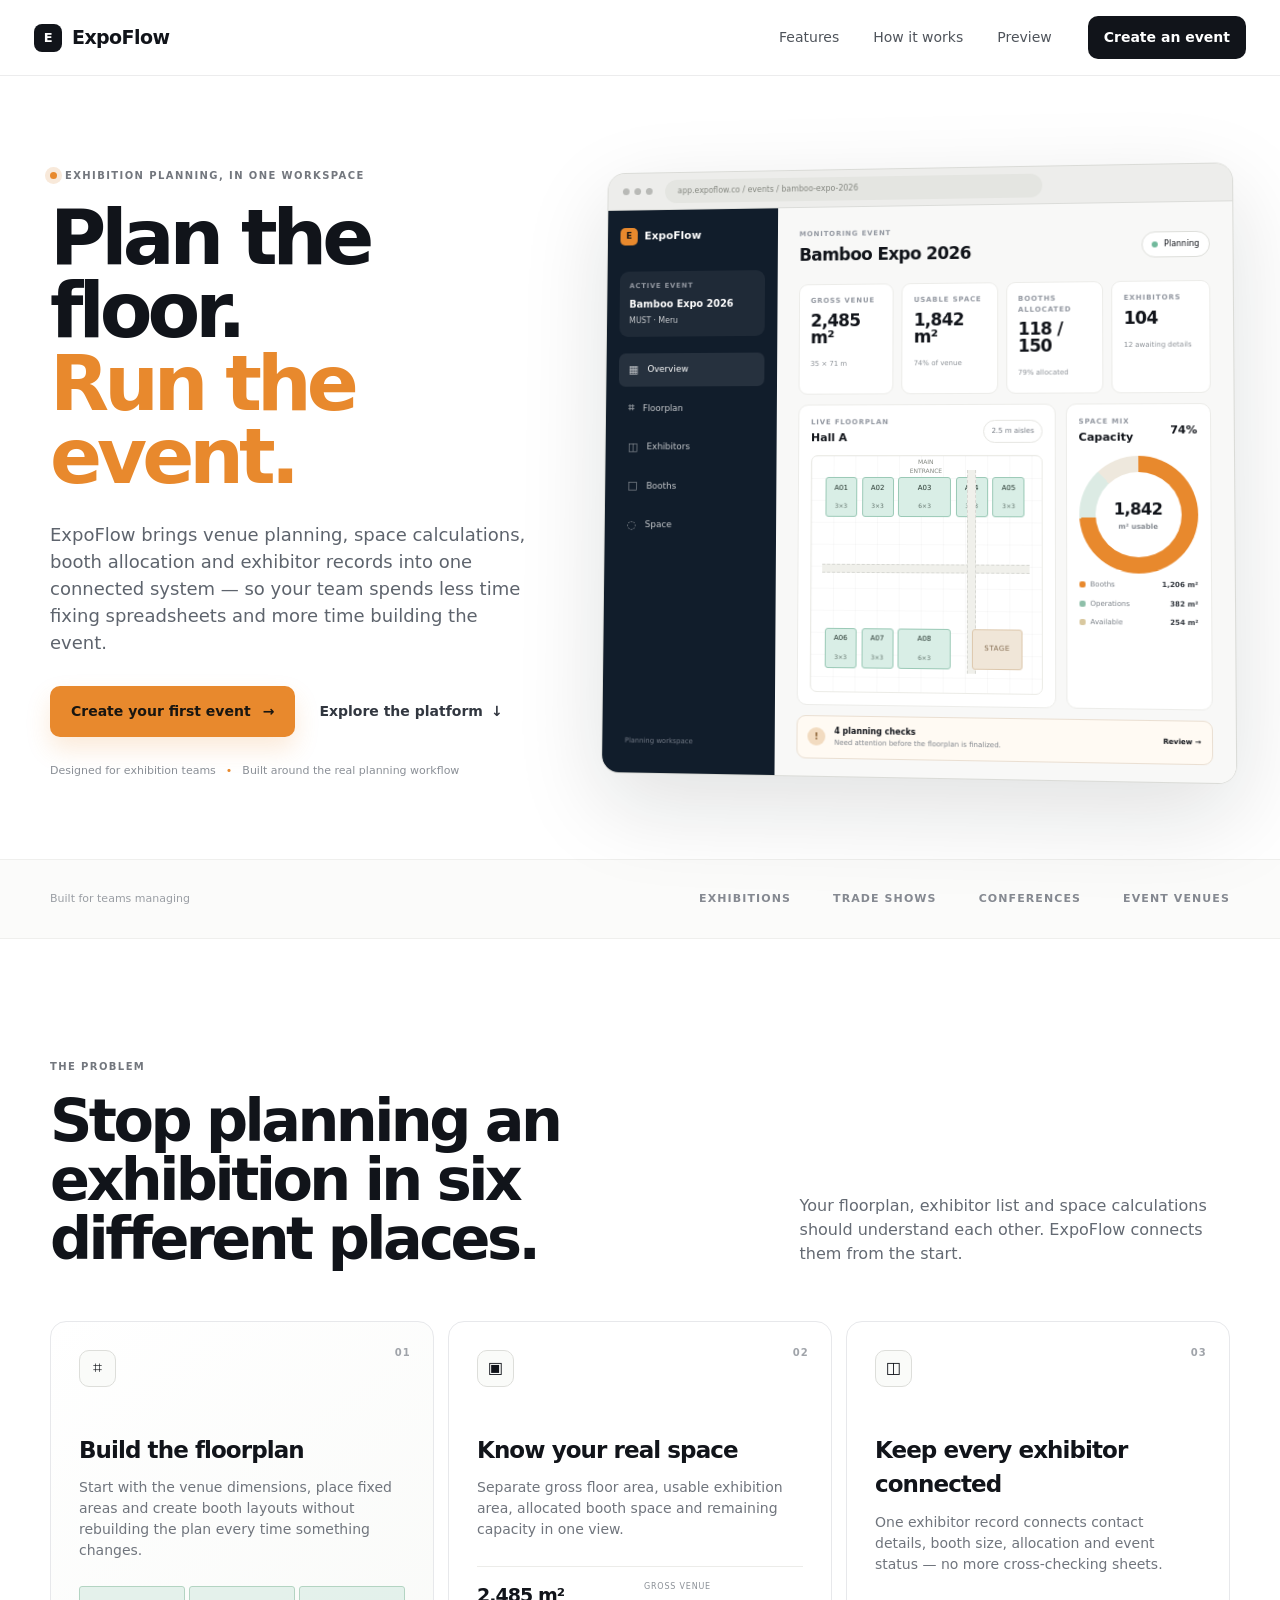
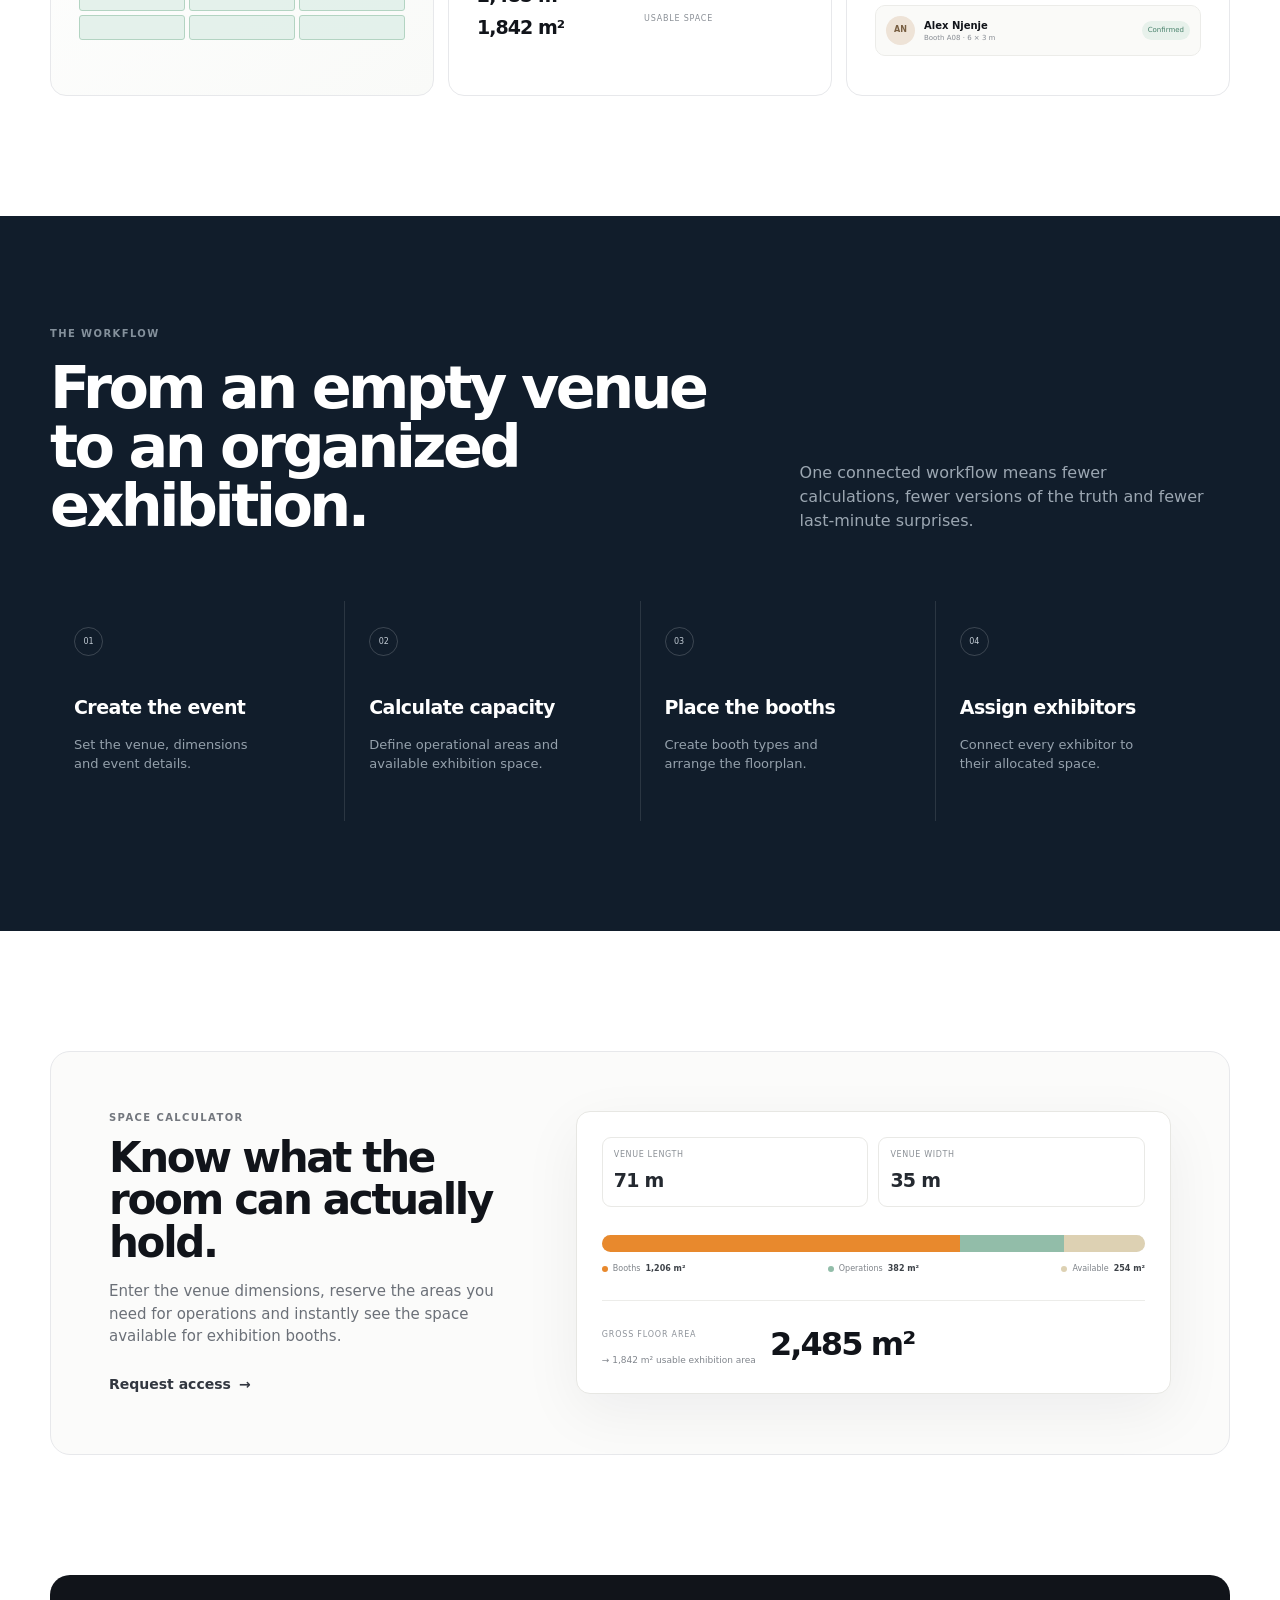
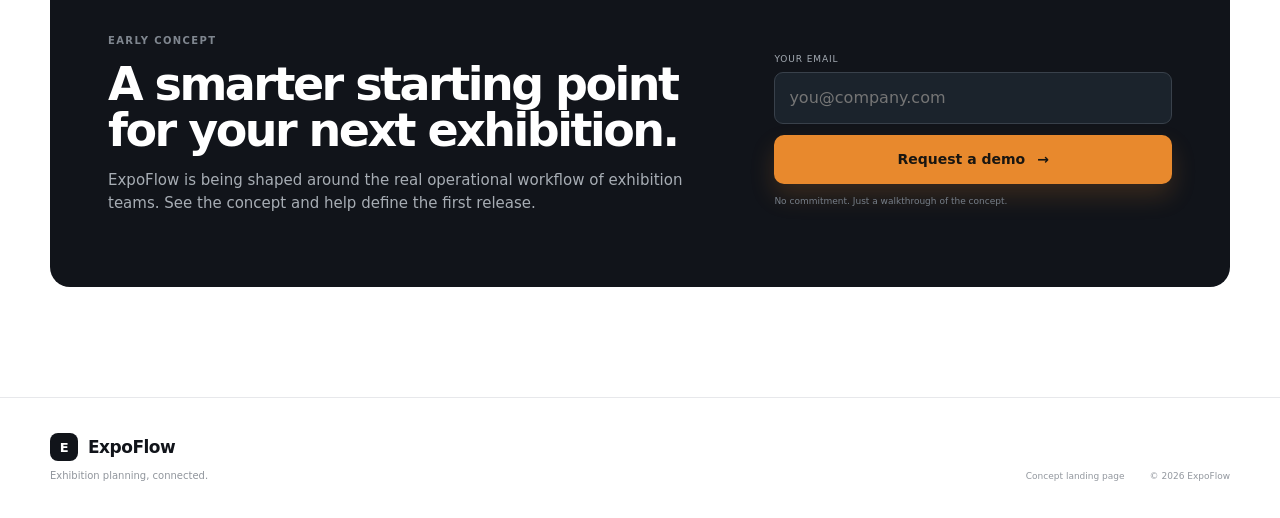
<file: index.html>
<!DOCTYPE html>
<html lang="en">
<head>
  <meta charset="UTF-8" />
  <meta name="viewport" content="width=device-width, initial-scale=1.0" />
  <meta name="description" content="ExpoFlow helps exhibition teams plan venues, calculate usable space, manage exhibitors and build smarter floorplans from one workspace." />
  <title>ExpoFlow — Plan the floor. Run the event.</title>
  <link rel="stylesheet" href="styles.css" />
</head>
<body>
  <header class="site-header">
    <a href="#top" class="brand" aria-label="ExpoFlow home">
      <span class="brand-mark">E</span>
      <span>ExpoFlow</span>
    </a>
    <nav class="desktop-nav" aria-label="Main navigation">
      <a href="#features">Features</a>
      <a href="#workflow">How it works</a>
      <a href="#preview">Preview</a>
    </nav>
    <a href="app/event-creation.html" class="button button-small button-dark">Create an event</a>
  </header>

  <main id="top">
    <section class="hero section-shell">
      <div class="hero-copy">
        <div class="eyebrow"><span class="eyebrow-dot"></span> Exhibition planning, in one workspace</div>
        <h1>Plan the floor.<br /><span>Run the event.</span></h1>
        <p class="hero-text">
          ExpoFlow brings venue planning, space calculations, booth allocation and exhibitor records into one connected system — so your team spends less time fixing spreadsheets and more time building the event.
        </p>
        <div class="hero-actions">
          <a href="app/event-creation.html" class="button button-primary">Create your first event <span>→</span></a>
          <a href="#features" class="text-link">Explore the platform <span>↓</span></a>
        </div>
        <div class="hero-note">
          <span>Designed for exhibition teams</span>
          <span class="note-separator">•</span>
          <span>Built around the real planning workflow</span>
        </div>
      </div>

      <div class="hero-visual" id="preview" aria-label="ExpoFlow platform preview">
        <div class="browser-frame">
          <div class="browser-topbar">
            <div class="window-dots"><i></i><i></i><i></i></div>
            <div class="browser-address">app.expoflow.co / events / bamboo-expo-2026</div>
            <div class="browser-spacer"></div>
          </div>
          <div class="app-shell">
            <aside class="app-sidebar">
              <div class="mini-logo"><span>E</span> ExpoFlow</div>
              <div class="sidebar-event">
                <small>ACTIVE EVENT</small>
                <strong>Bamboo Expo 2026</strong>
                <span>MUST · Meru</span>
              </div>
              <nav class="app-nav">
                <a class="active" href="#preview"><b>▦</b> Overview</a>
                <a href="#features"><b>⌗</b> Floorplan</a>
                <a href="#features"><b>◫</b> Exhibitors</a>
                <a href="#features"><b>□</b> Booths</a>
                <a href="#features"><b>◌</b> Space</a>
              </nav>
              <div class="sidebar-foot">Planning workspace</div>
            </aside>

            <section class="app-content">
              <div class="app-header-row">
                <div>
                  <small>MONITORING EVENT</small>
                  <h3>Bamboo Expo 2026</h3>
                </div>
                <div class="status-chip"><span></span> Planning</div>
              </div>

              <div class="stat-grid">
                <div class="app-stat"><small>Gross venue</small><strong>2,485 m²</strong><em>35 × 71 m</em></div>
                <div class="app-stat"><small>Usable space</small><strong>1,842 m²</strong><em>74% of venue</em></div>
                <div class="app-stat"><small>Booths allocated</small><strong>118 / 150</strong><em>79% allocated</em></div>
                <div class="app-stat"><small>Exhibitors</small><strong>104</strong><em>12 awaiting details</em></div>
              </div>

              <div class="dashboard-row">
                <div class="floor-card">
                  <div class="card-title-row">
                    <div><small>LIVE FLOORPLAN</small><h4>Hall A</h4></div>
                    <span class="tiny-pill">2.5 m aisles</span>
                  </div>
                  <div class="floor-map">
                    <div class="map-label entrance">MAIN ENTRANCE</div>
                    <div class="booth b1">A01<br /><span>3×3</span></div>
                    <div class="booth b2">A02<br /><span>3×3</span></div>
                    <div class="booth b3">A03<br /><span>6×3</span></div>
                    <div class="booth b4">A04<br /><span>3×3</span></div>
                    <div class="booth b5">A05<br /><span>3×3</span></div>
                    <div class="booth b6">A06<br /><span>3×3</span></div>
                    <div class="booth b7">A07<br /><span>3×3</span></div>
                    <div class="booth b8">A08<br /><span>6×3</span></div>
                    <div class="aisle aisle-h"></div>
                    <div class="aisle aisle-v"></div>
                    <div class="stage-zone">STAGE</div>
                  </div>
                </div>
                <div class="side-card">
                  <div class="card-title-row"><div><small>SPACE MIX</small><h4>Capacity</h4></div><span class="chart-number">74%</span></div>
                  <div class="donut-wrap"><div class="donut"><div>1,842<small>m² usable</small></div></div></div>
                  <div class="legend"><span><i class="l1"></i> Booths <b>1,206 m²</b></span><span><i class="l2"></i> Operations <b>382 m²</b></span><span><i class="l3"></i> Available <b>254 m²</b></span></div>
                </div>
              </div>

              <div class="attention-row">
                <div class="attention-icon">!</div>
                <div><strong>4 planning checks</strong><span>Need attention before the floorplan is finalized.</span></div>
                <a href="#features">Review →</a>
              </div>
            </section>
          </div>
        </div>
      </div>
    </section>

    <section class="trust-strip">
      <div class="section-shell trust-inner">
        <span>Built for teams managing</span>
        <div><b>EXHIBITIONS</b><b>TRADE SHOWS</b><b>CONFERENCES</b><b>EVENT VENUES</b></div>
      </div>
    </section>

    <section class="section-shell intro-section" id="features">
      <div class="section-kicker">THE PROBLEM</div>
      <div class="split-heading">
        <h2>Stop planning an exhibition in six different places.</h2>
        <p>Your floorplan, exhibitor list and space calculations should understand each other. ExpoFlow connects them from the start.</p>
      </div>
      <div class="feature-grid">
        <article class="feature-card featured-card">
          <div class="feature-index">01</div>
          <div class="feature-icon grid-icon">⌗</div>
          <h3>Build the floorplan</h3>
          <p>Start with the venue dimensions, place fixed areas and create booth layouts without rebuilding the plan every time something changes.</p>
          <div class="feature-mini-map"><span></span><span></span><span></span><span></span><span></span><span></span></div>
        </article>
        <article class="feature-card">
          <div class="feature-index">02</div>
          <div class="feature-icon">▣</div>
          <h3>Know your real space</h3>
          <p>Separate gross floor area, usable exhibition area, allocated booth space and remaining capacity in one view.</p>
          <div class="metric-pair"><strong>2,485 m²</strong><span>gross venue</span><strong>1,842 m²</strong><span>usable space</span></div>
        </article>
        <article class="feature-card">
          <div class="feature-index">03</div>
          <div class="feature-icon">◫</div>
          <h3>Keep every exhibitor connected</h3>
          <p>One exhibitor record connects contact details, booth size, allocation and event status — no more cross-checking sheets.</p>
          <div class="profile-row"><div class="avatar">AN</div><div><strong>Alex Njenje</strong><span>Booth A08 · 6 × 3 m</span></div><em>Confirmed</em></div>
        </article>
      </div>
    </section>

    <section class="dark-section" id="workflow">
      <div class="section-shell workflow-section">
        <div class="section-kicker light">THE WORKFLOW</div>
        <div class="split-heading light-heading">
          <h2>From an empty venue to an organized exhibition.</h2>
          <p>One connected workflow means fewer calculations, fewer versions of the truth and fewer last-minute surprises.</p>
        </div>
        <div class="workflow-line">
          <div class="workflow-step"><span>01</span><h3>Create the event</h3><p>Set the venue, dimensions and event details.</p></div>
          <div class="workflow-step"><span>02</span><h3>Calculate capacity</h3><p>Define operational areas and available exhibition space.</p></div>
          <div class="workflow-step"><span>03</span><h3>Place the booths</h3><p>Create booth types and arrange the floorplan.</p></div>
          <div class="workflow-step"><span>04</span><h3>Assign exhibitors</h3><p>Connect every exhibitor to their allocated space.</p></div>
        </div>
      </div>
    </section>

    <section class="section-shell calculator-section">
      <div class="calculator-card">
        <div class="calculator-copy">
          <div class="section-kicker">SPACE CALCULATOR</div>
          <h2>Know what the room can actually hold.</h2>
          <p>Enter the venue dimensions, reserve the areas you need for operations and instantly see the space available for exhibition booths.</p>
          <a href="#demo" class="text-link">Request access <span>→</span></a>
        </div>
        <div class="calculator-ui">
          <div class="calc-input-row"><label>Venue length <strong>71 m</strong></label><label>Venue width <strong>35 m</strong></label></div>
          <div class="calc-bar"><span class="bar-used"></span><span class="bar-ops"></span><span class="bar-free"></span></div>
          <div class="calc-legend"><span><i class="dot used"></i> Booths <b>1,206 m²</b></span><span><i class="dot ops"></i> Operations <b>382 m²</b></span><span><i class="dot free"></i> Available <b>254 m²</b></span></div>
          <div class="calc-total"><small>GROSS FLOOR AREA</small><strong>2,485 m²</strong><em>→ 1,842 m² usable exhibition area</em></div>
        </div>
      </div>
    </section>

    <section class="section-shell cta-section" id="demo">
      <div class="cta-card">
        <div>
          <div class="section-kicker">EARLY CONCEPT</div>
          <h2>A smarter starting point for your next exhibition.</h2>
          <p>ExpoFlow is being shaped around the real operational workflow of exhibition teams. See the concept and help define the first release.</p>
        </div>
        <form class="demo-form" id="demoForm">
          <label><span>Your email</span><input type="email" id="email" placeholder="you@company.com" required /></label>
          <button type="submit" class="button button-primary">Request a demo <span>→</span></button>
          <small id="formMessage">No commitment. Just a walkthrough of the concept.</small>
        </form>
      </div>
    </section>
  </main>

  <footer class="site-footer">
    <div class="section-shell footer-inner">
      <div><a href="#top" class="brand footer-brand"><span class="brand-mark">E</span><span>ExpoFlow</span></a><p>Exhibition planning, connected.</p></div>
      <div class="footer-meta"><span>Concept landing page</span><span>© <span id="year"></span> ExpoFlow</span></div>
    </div>
  </footer>

  <script src="script.js"></script>
</body>
</html>
</file>
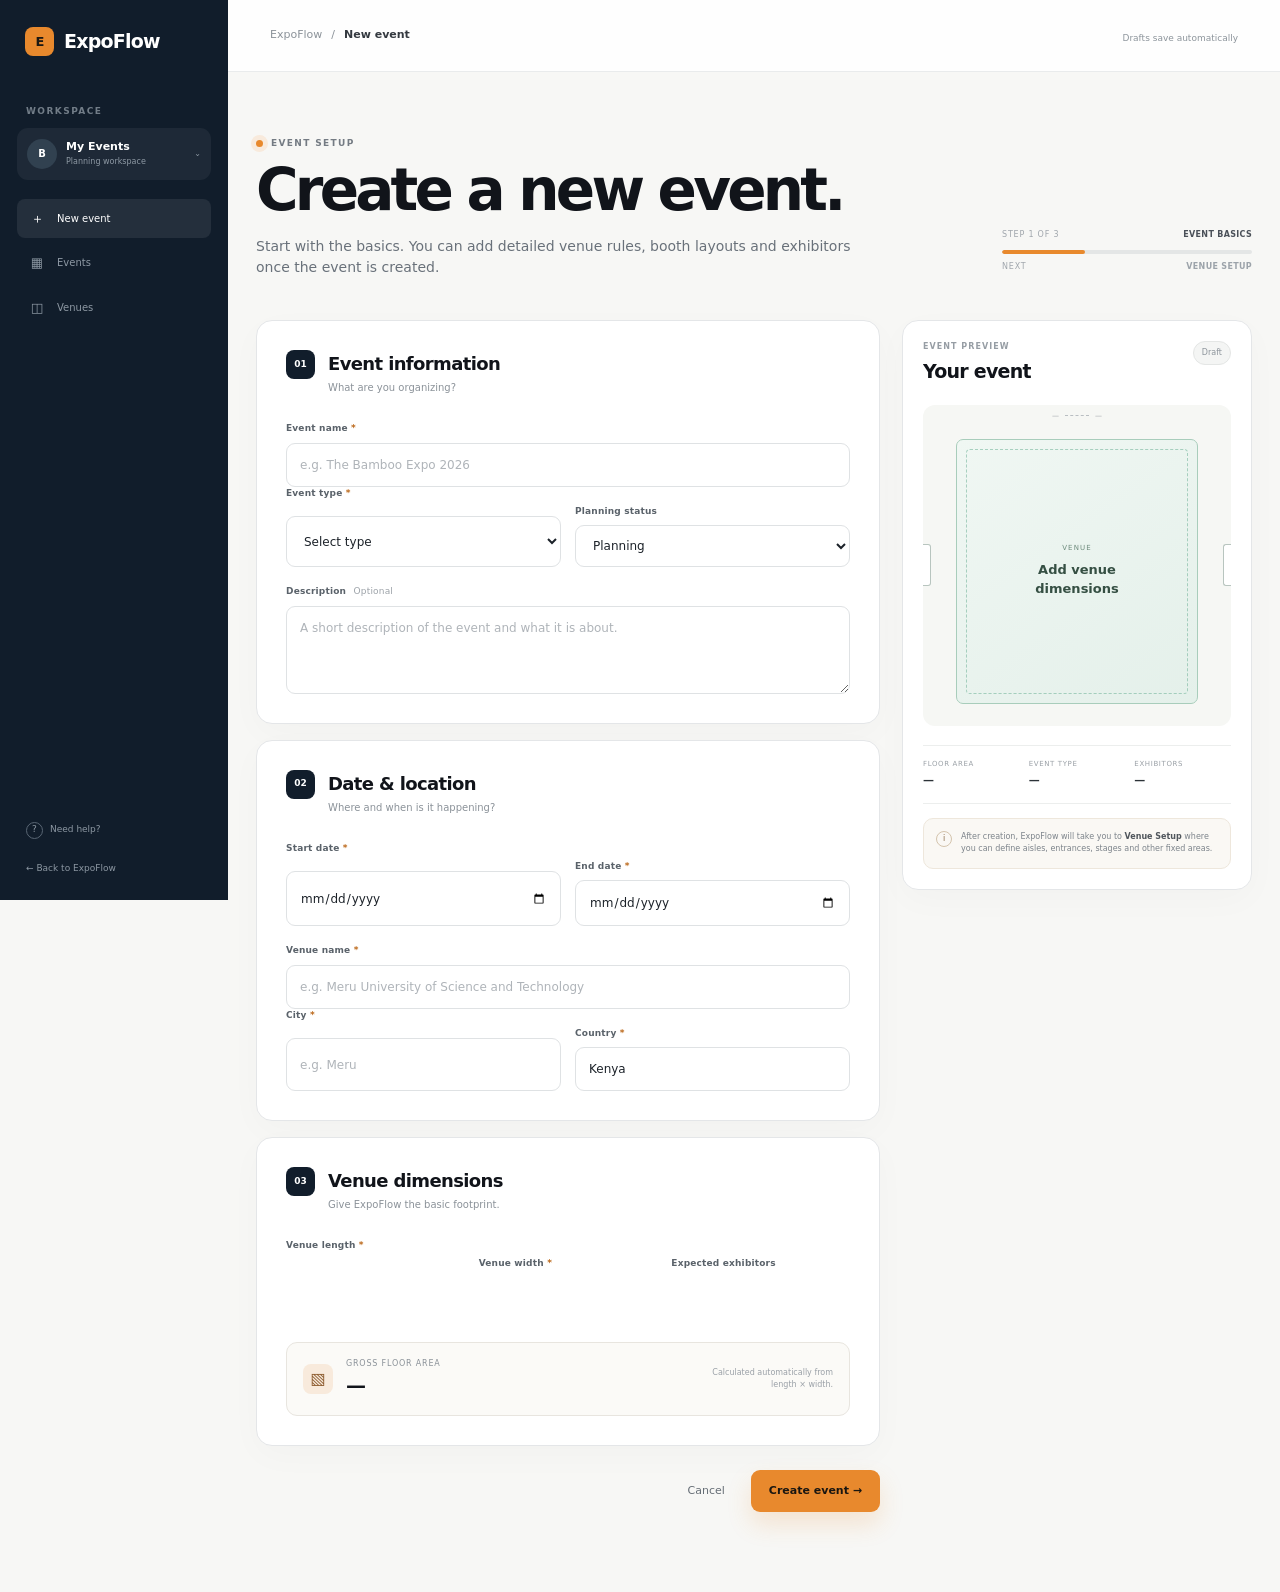
<file: app/event-creation.html>
<!DOCTYPE html>
<html lang="en">
<head>
  <meta charset="UTF-8" />
  <meta name="viewport" content="width=device-width, initial-scale=1.0" />
  <meta name="description" content="Create a new ExpoFlow exhibition project." />
  <title>Create Event — ExpoFlow</title>
  <link rel="stylesheet" href="event-creation.css" />
</head>
<body>
  <div class="app-layout">
    <aside class="sidebar">
      <a class="brand" href="../index.html" aria-label="ExpoFlow home">
        <span class="brand-mark">E</span>
        <span>ExpoFlow</span>
      </a>

      <div class="workspace-label">WORKSPACE</div>
      <div class="workspace-card">
        <div class="workspace-avatar">B</div>
        <div>
          <strong>My Events</strong>
          <span>Planning workspace</span>
        </div>
        <span class="chevron">⌄</span>
      </div>

      <nav class="side-nav" aria-label="Application navigation">
        <a class="nav-item active" href="event-creation.html"><span class="nav-icon">＋</span> New event</a>
        <a class="nav-item muted" href="#"><span class="nav-icon">▦</span> Events</a>
        <a class="nav-item muted" href="#"><span class="nav-icon">◫</span> Venues</a>
      </nav>

      <div class="sidebar-bottom">
        <a class="support-link" href="../index.html#demo"><span>?</span> Need help?</a>
        <a class="back-home" href="../index.html">← Back to ExpoFlow</a>
      </div>
    </aside>

    <main class="main-content">
      <header class="topbar">
        <div class="breadcrumb"><a href="../index.html">ExpoFlow</a><span>/</span><strong>New event</strong></div>
        <div class="topbar-actions"><span class="autosave">Drafts save automatically</span></div>
      </header>

      <div class="page-shell">
        <section class="page-intro">
          <div>
            <div class="eyebrow"><span class="eyebrow-dot"></span> EVENT SETUP</div>
            <h1>Create a new event.</h1>
            <p>Start with the basics. You can add detailed venue rules, booth layouts and exhibitors once the event is created.</p>
          </div>
          <div class="step-progress" aria-label="Event creation progress">
            <div class="progress-label"><span>Step 1 of 3</span><strong>Event basics</strong></div>
            <div class="progress-track"><span></span></div>
            <div class="progress-label muted"><span>Next</span><strong>Venue setup</strong></div>
          </div>
        </section>

        <section class="creation-grid">
          <div class="form-column">
            <form id="eventForm" novalidate>
              <section class="form-card">
                <div class="card-heading">
                  <div class="card-number">01</div>
                  <div><h2>Event information</h2><p>What are you organizing?</p></div>
                </div>

                <div class="field-group">
                  <label for="eventName">Event name <span>*</span></label>
                  <input id="eventName" name="eventName" type="text" placeholder="e.g. The Bamboo Expo 2026" autocomplete="off" required />
                </div>

                <div class="two-col">
                  <div class="field-group">
                    <label for="eventType">Event type <span>*</span></label>
                    <select id="eventType" name="eventType" required>
                      <option value="" selected disabled>Select type</option>
                      <option>Exhibition</option>
                      <option>Trade Show</option>
                      <option>Expo</option>
                      <option>Conference</option>
                      <option>Fair</option>
                      <option>Other</option>
                    </select>
                  </div>
                  <div class="field-group">
                    <label for="eventStatus">Planning status</label>
                    <select id="eventStatus" name="eventStatus">
                      <option selected>Planning</option>
                      <option>Confirmed</option>
                      <option>Draft</option>
                    </select>
                  </div>
                </div>

                <div class="field-group">
                  <label for="description">Description <span class="optional">Optional</span></label>
                  <textarea id="description" name="description" rows="3" placeholder="A short description of the event and what it is about."></textarea>
                </div>
              </section>

              <section class="form-card">
                <div class="card-heading">
                  <div class="card-number">02</div>
                  <div><h2>Date & location</h2><p>Where and when is it happening?</p></div>
                </div>

                <div class="two-col">
                  <div class="field-group">
                    <label for="startDate">Start date <span>*</span></label>
                    <input id="startDate" name="startDate" type="date" required />
                  </div>
                  <div class="field-group">
                    <label for="endDate">End date <span>*</span></label>
                    <input id="endDate" name="endDate" type="date" required />
                  </div>
                </div>

                <div class="field-group">
                  <label for="venueName">Venue name <span>*</span></label>
                  <input id="venueName" name="venueName" type="text" placeholder="e.g. Meru University of Science and Technology" required />
                </div>

                <div class="two-col">
                  <div class="field-group">
                    <label for="city">City <span>*</span></label>
                    <input id="city" name="city" type="text" placeholder="e.g. Meru" required />
                  </div>
                  <div class="field-group">
                    <label for="country">Country <span>*</span></label>
                    <input id="country" name="country" type="text" value="Kenya" required />
                  </div>
                </div>
              </section>

              <section class="form-card">
                <div class="card-heading">
                  <div class="card-number">03</div>
                  <div><h2>Venue dimensions</h2><p>Give ExpoFlow the basic footprint.</p></div>
                </div>

                <div class="dimension-grid">
                  <div class="field-group">
                    <label for="length">Venue length <span>*</span></label>
                    <div class="input-with-unit"><input id="length" name="length" type="number" min="0" step="0.1" placeholder="71" required /><span>m</span></div>
                  </div>
                  <div class="field-group">
                    <label for="width">Venue width <span>*</span></label>
                    <div class="input-with-unit"><input id="width" name="width" type="number" min="0" step="0.1" placeholder="35" required /><span>m</span></div>
                  </div>
                  <div class="field-group">
                    <label for="expectedExhibitors">Expected exhibitors</label>
                    <div class="input-with-unit"><input id="expectedExhibitors" name="expectedExhibitors" type="number" min="0" step="1" placeholder="150" /><span>people</span></div>
                  </div>
                </div>

                <div class="area-preview">
                  <div class="area-icon">▧</div>
                  <div>
                    <span>Gross floor area</span>
                    <strong id="grossArea">—</strong>
                  </div>
                  <div class="area-note">Calculated automatically from length × width.</div>
                </div>
              </section>

              <div class="form-actions">
                <a class="secondary-action" href="../index.html">Cancel</a>
                <button class="button-primary" type="submit">Create event <span>→</span></button>
              </div>
            </form>
          </div>

          <aside class="preview-column">
            <div class="preview-card sticky-card">
              <div class="preview-header">
                <div><span class="mini-label">EVENT PREVIEW</span><h3 id="previewName">Your event</h3></div>
                <span class="draft-badge">Draft</span>
              </div>

              <div class="venue-visual">
                <div class="venue-ratio"><span id="ratioWidth">—</span><i></i><span id="ratioLength">—</span></div>
                <div class="venue-room" id="venueRoom"><span>VENUE</span><strong id="previewVenue">Add venue dimensions</strong></div>
                <div class="door-marker left"></div><div class="door-marker right"></div>
              </div>

              <div class="preview-stats">
                <div><span>Floor area</span><strong id="previewArea">—</strong></div>
                <div><span>Event type</span><strong id="previewType">—</strong></div>
                <div><span>Exhibitors</span><strong id="previewExhibitors">—</strong></div>
              </div>

              <div class="preview-callout">
                <span class="callout-icon">i</span>
                <p>After creation, ExpoFlow will take you to <strong>Venue Setup</strong> where you can define aisles, entrances, stages and other fixed areas.</p>
              </div>
            </div>
          </aside>
        </section>
      </div>
    </main>
  </div>

  <div class="toast" id="toast" role="status" aria-live="polite"></div>
  <script src="event-creation.js"></script>
</body>
</html>
</file>
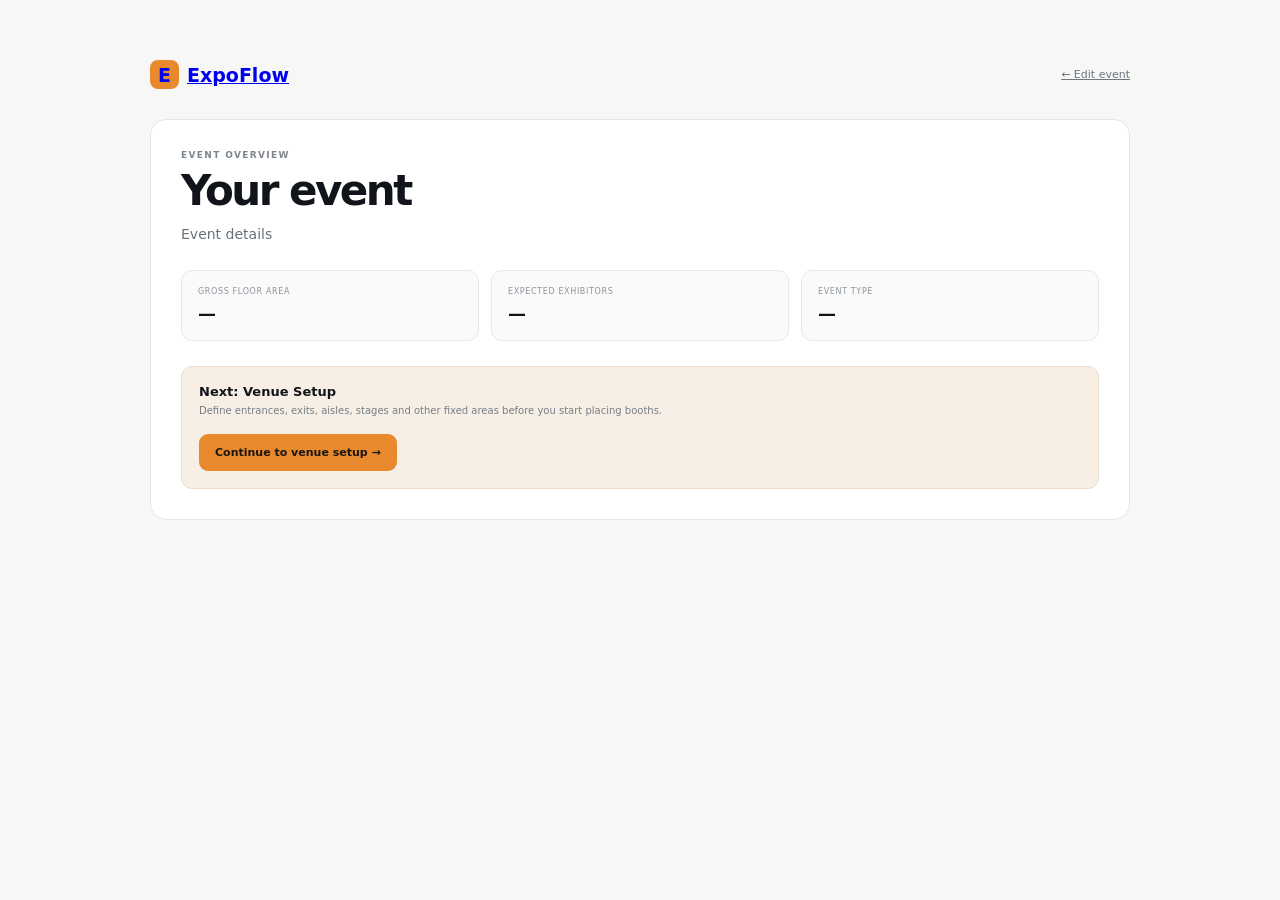
<file: app/event-dashboard.html>
<!DOCTYPE html>
<html lang="en">
<head>
  <meta charset="UTF-8" />
  <meta name="viewport" content="width=device-width, initial-scale=1.0" />
  <title>Event Overview — ExpoFlow</title>
  <style>
    :root{--ink:#11141a;--navy:#111d2b;--muted:#69717a;--line:#e4e6e8;--accent:#e8892d}*{box-sizing:border-box}body{margin:0;background:#f7f7f5;color:var(--ink);font-family:Inter,ui-sans-serif,system-ui,-apple-system,BlinkMacSystemFont,"Segoe UI",sans-serif}.wrap{width:min(980px,calc(100% - 32px));margin:0 auto;padding:60px 0}.top{display:flex;justify-content:space-between;align-items:center;margin-bottom:30px}.brand{font-weight:800;font-size:19px}.brand span{display:inline-grid;place-items:center;width:29px;height:29px;border-radius:8px;background:var(--accent);margin-right:8px}.card{background:#fff;border:1px solid var(--line);border-radius:16px;padding:30px}.eyebrow{font-size:9px;font-weight:800;letter-spacing:.15em;color:#7d858d}.card h1{font-size:42px;letter-spacing:-.06em;line-height:1;margin:10px 0}.muted{color:var(--muted);font-size:14px}.grid{display:grid;grid-template-columns:repeat(3,1fr);gap:12px;margin-top:28px}.stat{padding:16px;border:1px solid #e7e8e9;border-radius:11px;background:#fafafa}.stat small{display:block;color:#8c949b;text-transform:uppercase;letter-spacing:.08em;font-size:8px}.stat strong{display:block;font-size:18px;margin-top:7px}.next{margin-top:25px;padding:17px;border-radius:11px;background:#f7efe5;border:1px solid #ecdcc8}.next strong{display:block;font-size:13px}.next p{font-size:10px;color:#777e85;margin:6px 0 0}.btn{display:inline-block;margin-top:18px;padding:12px 16px;border-radius:9px;background:var(--accent);font-size:11px;font-weight:800;color:#1a1712;text-decoration:none}@media(max-width:650px){.grid{grid-template-columns:1fr}.card h1{font-size:34px}}
  </style>
</head>
<body>
  <main class="wrap">
    <div class="top"><a class="brand" href="../index.html"><span>E</span>ExpoFlow</a><a href="event-creation.html" style="font-size:11px;color:#6e767e">← Edit event</a></div>
    <section class="card">
      <div class="eyebrow">EVENT OVERVIEW</div>
      <h1 id="eventName">Your event</h1>
      <p class="muted" id="eventMeta">Loading event details…</p>
      <div class="grid">
        <div class="stat"><small>Gross floor area</small><strong id="area">—</strong></div>
        <div class="stat"><small>Expected exhibitors</small><strong id="exhibitors">—</strong></div>
        <div class="stat"><small>Event type</small><strong id="type">—</strong></div>
      </div>
      <div class="next"><strong>Next: Venue Setup</strong><p>Define entrances, exits, aisles, stages and other fixed areas before you start placing booths.</p><a class="btn" href="#">Continue to venue setup →</a></div>
    </section>
  </main>
  <script>
    try {
      const e = JSON.parse(localStorage.getItem('expoflow.currentEvent') || '{}');
      document.getElementById('eventName').textContent = e.eventName || 'Your event';
      document.getElementById('eventMeta').textContent = [e.venueName, e.city, e.country].filter(Boolean).join(' · ') || 'Event details';
      const area = Number(e.length) * Number(e.width);
      document.getElementById('area').textContent = area ? `${new Intl.NumberFormat('en-KE',{maximumFractionDigits:1}).format(area)} m²` : '—';
      document.getElementById('exhibitors').textContent = e.expectedExhibitors ? Number(e.expectedExhibitors).toLocaleString('en-KE') : '—';
      document.getElementById('type').textContent = e.eventType || '—';
    } catch (_) {}
  </script>
</body>
</html>
</file>
<file: styles.css>
:root {
  --ink: #11141a;
  --muted: #646a73;
  --line: #e7e8eb;
  --surface: #f6f7f5;
  --white: #ffffff;
  --accent: #e8892d;
  --accent-dark: #bb6718;
  --navy: #111d2b;
  --green: #70b59b;
  --yellow: #d8b15f;
  --soft-orange: #f4e5d4;
  --shadow: 0 30px 90px rgba(17, 20, 26, 0.13);
}

* { box-sizing: border-box; }
html { scroll-behavior: smooth; }
body {
  margin: 0;
  font-family: Inter, ui-sans-serif, system-ui, -apple-system, BlinkMacSystemFont, "Segoe UI", sans-serif;
  color: var(--ink);
  background: var(--white);
  line-height: 1.5;
}

a { color: inherit; text-decoration: none; }
button, input { font: inherit; }

.section-shell { width: min(1180px, calc(100% - 48px)); margin: 0 auto; }

.site-header {
  height: 76px;
  padding: 0 34px;
  display: flex;
  align-items: center;
  justify-content: space-between;
  border-bottom: 1px solid rgba(17,20,26,.08);
  background: rgba(255,255,255,.86);
  backdrop-filter: blur(16px);
  position: sticky;
  top: 0;
  z-index: 20;
}
.brand { display: inline-flex; align-items: center; gap: 10px; font-weight: 800; letter-spacing: -0.03em; font-size: 19px; }
.brand-mark { width: 28px; height: 28px; display: grid; place-items: center; background: var(--ink); color: white; font-size: 13px; border-radius: 8px; }
.desktop-nav { display: flex; gap: 34px; font-size: 14px; color: #4f545b; margin-left: auto; margin-right: 36px; }
.desktop-nav a:hover, .text-link:hover { color: var(--accent-dark); }

.button { display: inline-flex; align-items: center; justify-content: center; gap: 12px; padding: 14px 20px; border-radius: 10px; border: 1px solid transparent; font-weight: 700; font-size: 14px; cursor: pointer; transition: .2s ease; }
.button-small { padding: 10px 15px; }
.button-dark { background: var(--ink); color: #fff; }
.button-dark:hover { transform: translateY(-1px); background: #20252d; }
.button-primary { background: var(--accent); color: #191611; box-shadow: 0 12px 25px rgba(232,137,45,.18); }
.button-primary:hover { background: #f19a47; transform: translateY(-1px); }

.hero { display: grid; grid-template-columns: .86fr 1.14fr; gap: 72px; padding-top: 86px; padding-bottom: 80px; align-items: center; }
.eyebrow, .section-kicker { text-transform: uppercase; letter-spacing: .14em; font-size: 10px; font-weight: 800; color: #73777e; }
.eyebrow { display: inline-flex; align-items: center; gap: 8px; margin-bottom: 19px; }
.eyebrow-dot { width: 7px; height: 7px; border-radius: 50%; background: var(--accent); box-shadow: 0 0 0 5px #f8e9da; }
.hero h1 { margin: 0; font-size: clamp(54px, 6vw, 80px); line-height: .95; letter-spacing: -.065em; font-weight: 780; }
.hero h1 span { color: var(--accent); }
.hero-text { max-width: 560px; font-size: 18px; color: #5e646d; margin: 27px 0 30px; }
.hero-actions { display: flex; align-items: center; gap: 24px; }
.text-link { display: inline-flex; align-items: center; gap: 8px; color: #323740; font-weight: 700; font-size: 14px; }
.hero-note { display: flex; gap: 10px; align-items: center; margin-top: 26px; color: #8a8f96; font-size: 11px; }
.note-separator { color: var(--accent); }

.hero-visual { perspective: 1200px; }
.browser-frame { background: #f1f1ee; border: 1px solid #dadbd7; border-radius: 18px; box-shadow: var(--shadow); overflow: hidden; transform: rotateY(-4deg) rotateX(2deg); transform-origin: center; }
.browser-topbar { display: flex; align-items: center; gap: 13px; height: 38px; padding: 0 15px; border-bottom: 1px solid #dbdcd9; background: #ededeb; }
.window-dots { display: flex; gap: 5px; }
.window-dots i { width: 7px; height: 7px; border-radius: 50%; background: #b8b9b6; }
.browser-address { font-size: 8px; color: #83867f; background: #e4e5e1; padding: 6px 13px; border-radius: 99px; width: 64%; }
.browser-spacer { flex: 1; }
.app-shell { display: flex; min-height: 548px; background: #fff; }
.app-sidebar { width: 176px; background: var(--navy); color: rgba(255,255,255,.77); padding: 18px 13px; display: flex; flex-direction: column; }
.mini-logo { font-size: 11px; font-weight: 800; display: flex; align-items: center; gap: 7px; color: #fff; margin-bottom: 27px; }
.mini-logo span { width: 18px; height: 18px; display: grid; place-items: center; background: var(--accent); color: #131415; border-radius: 5px; font-size: 9px; }
.sidebar-event { padding: 10px; background: rgba(255,255,255,.06); border-radius: 9px; margin-bottom: 17px; }
.sidebar-event small, .app-header-row small, .card-title-row small, .app-stat small { display:block; text-transform: uppercase; font-size: 7px; letter-spacing: .12em; color: #9297a0; font-weight: 800; }
.sidebar-event strong { display:block; font-size: 10px; color: #fff; margin-top: 5px; }
.sidebar-event span { display:block; font-size: 8px; margin-top: 4px; }
.app-nav { display: grid; gap: 5px; }
.app-nav a { padding: 9px 10px; display:flex; align-items:center; gap: 9px; border-radius: 7px; font-size: 9px; }
.app-nav a b { font-size: 11px; font-weight: 600; opacity: .7; }
.app-nav a.active, .app-nav a:hover { color:#fff; background: rgba(255,255,255,.09); }
.sidebar-foot { margin-top:auto; font-size: 7px; color:#727985; padding: 8px 10px; }
.app-content { flex:1; padding: 22px 22px 17px; background: #f8f8f7; }
.app-header-row { display:flex; justify-content: space-between; align-items:center; }
.app-header-row h3 { margin: 3px 0 0; font-size: 17px; letter-spacing:-.035em; }
.status-chip { font-size: 8px; padding: 6px 9px; border: 1px solid #dddeda; border-radius: 99px; background:#fff; display:flex; gap:6px; align-items:center; }
.status-chip span { width: 6px; height:6px; background:#71b99c; border-radius:50%; }
.stat-grid { display:grid; grid-template-columns: repeat(4,1fr); gap:8px; margin:17px 0 10px; }
.app-stat { background:#fff; border:1px solid #ecece9; padding:11px; border-radius:9px; }
.app-stat strong { display:block; font-size:17px; line-height:1; margin:6px 0 3px; letter-spacing:-.04em; }
.app-stat em { font-size: 7px; color:#8c9197; font-style: normal; }
.dashboard-row { display:grid; grid-template-columns: 1.65fr .8fr; gap:10px; }
.floor-card, .side-card { background:#fff; border:1px solid #ecece9; border-radius:10px; padding:12px; }
.card-title-row { display:flex; align-items: center; justify-content:space-between; }
.card-title-row h4 { margin:2px 0 0; font-size:11px; }
.tiny-pill { font-size:7px; padding:5px 7px; border:1px solid #e6e6e2; border-radius:99px; color:#737982; }
.floor-map { height: 237px; margin-top:9px; background: linear-gradient(90deg,rgba(0,0,0,.025) 1px,transparent 1px),linear-gradient(rgba(0,0,0,.025) 1px,transparent 1px); background-size: 22px 22px; border:1px solid #ebebe6; border-radius:7px; position:relative; overflow:hidden; }
.booth { position:absolute; display:grid; place-items:center; text-align:center; font-size:7px; color:#23332c; background:#d9eee6; border:1px solid #9ac9b6; border-radius:3px; line-height:1.15; }
.booth span { font-size:6px; opacity:.65; }
.b1{left:6%;top:9%;width:14%;height:17%}.b2{left:22%;top:9%;width:14%;height:17%}.b3{left:38%;top:9%;width:23%;height:17%}.b4{left:63%;top:9%;width:14%;height:17%}.b5{left:79%;top:9%;width:14%;height:17%}
.b6{left:6%;bottom:10%;width:14%;height:17%}.b7{left:22%;bottom:10%;width:14%;height:17%}.b8{left:38%;bottom:10%;width:23%;height:17%}
.aisle-h { position:absolute; left:5%; right:5%; top:46%; height:9px; background:#f0f0eb; border-top:1px dashed #d6d7d2; border-bottom:1px dashed #d6d7d2; }
.aisle-v { position:absolute; top:6%; bottom:8%; left:68%; width:9px; background:#f0f0eb; border-left:1px dashed #d6d7d2; border-right:1px dashed #d6d7d2; }
.stage-zone { position:absolute; left:70%; bottom:10%; width:22%; height:17%; display:grid; place-items:center; background:#f0e6d8; border:1px solid #ddc8ad; border-radius:3px; color:#81694d; font-size:7px; letter-spacing:.08em; }
.entrance { position:absolute; top:1px; left:43%; right:43%; text-align:center; font-size:6px; color:#838781; }
.chart-number { font-size: 11px; font-weight: 800; }
.donut-wrap { display:grid; place-items:center; padding:10px 0 6px; }
.donut { width:116px; height:116px; border-radius:50%; display:grid; place-items:center; background: conic-gradient(var(--accent) 0 74%, #dcebe4 74% 88%, #eee8dd 88% 100%); position:relative; }
.donut::after { content:""; position:absolute; inset:16px; border-radius:50%; background:#fff; }
.donut > div { position:relative; z-index:1; font-size:16px; font-weight:800; text-align:center; letter-spacing:-.04em; }
.donut small { display:block; font-size:7px; color:#858a91; font-weight:600; letter-spacing:0; }
.legend { display:grid; gap:8px; font-size:7px; }
.legend span { display:flex; align-items:center; gap:5px; color:#7b8188; }
.legend i { width:6px; height:6px; border-radius:2px; display:inline-block; }
.legend b { margin-left:auto; color:#353a41; }
.l1 { background:var(--accent) }.l2{background:#8ebfa9}.l3{background:#d9c89f}
.attention-row { margin-top:10px; padding:9px 10px; display:flex; align-items:center; gap:9px; border:1px solid #eadfd2; background:#fffaf3; border-radius:9px; }
.attention-icon { width:18px; height:18px; display:grid; place-items:center; background:#f2dbc0; color:#875d2f; border-radius:50%; font-size:9px; font-weight:800; }
.attention-row div:nth-child(2) { display:flex; flex-direction:column; }
.attention-row strong { font-size:8px; }.attention-row span { font-size:7px; color:#7e838a; }.attention-row a { margin-left:auto; font-size:7px; font-weight:800; }

.trust-strip { border-top:1px solid #efefed; border-bottom:1px solid #efefed; background:#fbfbfa; }
.trust-inner { min-height:78px; display:flex; align-items:center; justify-content:space-between; gap:30px; }
.trust-inner > span { color:#9a9ea4; font-size:11px; }
.trust-inner > div { display:flex; gap:42px; color:#858991; font-size:11px; letter-spacing:.1em; }

.intro-section { padding-top:120px; padding-bottom:120px; }
.split-heading { display:grid; grid-template-columns: 1.12fr .72fr; gap:80px; margin-top:18px; align-items:end; }
.split-heading h2 { font-size:clamp(38px,4.6vw,62px); line-height:1; letter-spacing:-.06em; max-width:720px; margin:0; }
.split-heading p { margin:0 0 3px; font-size:16px; color:var(--muted); max-width:410px; }
.feature-grid { display:grid; grid-template-columns:repeat(3,1fr); gap:14px; margin-top:52px; }
.feature-card { border:1px solid var(--line); border-radius:16px; padding:28px; min-height:375px; position:relative; overflow:hidden; background:#fff; }
.feature-card h3 { margin:46px 0 10px; font-size:23px; letter-spacing:-.04em; }
.feature-card p { margin:0; color:#70757d; font-size:14px; max-width:320px; }
.feature-index { position:absolute; right:22px; top:23px; font-size:10px; font-weight:800; letter-spacing:.12em; color:#a0a4aa; }
.feature-icon { width:37px; height:37px; border:1px solid #dddeda; border-radius:10px; display:grid; place-items:center; font-size:16px; background:#fafbf9; }
.featured-card { background:linear-gradient(145deg,#fff, #f9faf8); }
.feature-mini-map { display:grid; grid-template-columns:repeat(3,1fr); gap:4px; margin-top:25px; opacity:.85; }
.feature-mini-map span { height:25px; border:1px solid #a7ceb9; background:#e0f0e9; border-radius:3px; }
.metric-pair { margin-top:26px; display:grid; grid-template-columns: 1fr 1fr; gap:3px 8px; padding-top:14px; border-top:1px solid #ecece9; }
.metric-pair strong { font-size:19px; letter-spacing:-.05em; }.metric-pair span { color:#8b9097; font-size:8px; text-transform:uppercase; letter-spacing:.1em; }
.profile-row { margin-top:30px; display:flex; align-items:center; gap:9px; padding:10px; background:#fafaf8; border:1px solid #ecece9; border-radius:10px; }
.avatar { width:29px; height:29px; border-radius:50%; display:grid; place-items:center; background:#eee3d7; color:#785e41; font-size:8px; font-weight:800; }
.profile-row div:nth-child(2) { display:flex; flex-direction:column; }.profile-row strong{font-size:10px}.profile-row span{font-size:7px;color:#868b92}.profile-row em { margin-left:auto; font-style:normal; font-size:7px; color:#47806a; background:#e7f1eb; border-radius:99px; padding:4px 6px; }

.dark-section { background: var(--navy); color:#fff; }
.workflow-section { padding-top:110px; padding-bottom:110px; }
.section-kicker.light { color:#84909b; }
.light-heading p { color:#9ca7b2; }
.light-heading h2 { max-width:670px; }
.workflow-line { margin-top:65px; display:grid; grid-template-columns:repeat(4,1fr); gap:1px; background:rgba(255,255,255,.11); }
.workflow-step { min-height:220px; padding:26px 24px; background:var(--navy); position:relative; }
.workflow-step span { display:inline-flex; width:29px; height:29px; align-items:center; justify-content:center; border:1px solid rgba(255,255,255,.18); border-radius:50%; color:#c3ccd5; font-size:8px; }
.workflow-step h3 { font-size:19px; letter-spacing:-.03em; margin:37px 0 9px; }.workflow-step p { color:#95a1ac; max-width:190px; font-size:13px; }

.calculator-section { padding:120px 0; }
.calculator-card { display:grid; grid-template-columns:.8fr 1.2fr; gap:70px; padding:58px; border:1px solid var(--line); background:#fbfbfa; border-radius:20px; }
.calculator-copy h2 { margin:12px 0 15px; font-size:42px; line-height:1.02; letter-spacing:-.055em; max-width:420px; }
.calculator-copy p { color:#6b7078; max-width:420px; font-size:15px; margin-bottom:24px; }
.calculator-ui { align-self:center; padding:25px; background:#fff; border:1px solid #e7e7e3; border-radius:14px; box-shadow:0 18px 60px rgba(20,24,30,.06); }
.calc-input-row { display:grid; grid-template-columns:1fr 1fr; gap:10px; }.calc-input-row label { border:1px solid #e9e9e6; border-radius:9px; padding:11px; font-size:8px; color:#8b9096; display:flex; flex-direction:column; gap:5px; text-transform:uppercase; letter-spacing:.08em; }.calc-input-row strong{font-size:19px;color:#242930;text-transform:none;letter-spacing:-.04em}
.calc-bar { display:flex; height:17px; border-radius:99px; overflow:hidden; margin-top:28px; background:#eee; }.bar-used{width:66%;background:var(--accent)}.bar-ops{width:19%;background:#92bda9}.bar-free{width:15%;background:#ddd1b3}
.calc-legend { display:flex; justify-content:space-between; gap:13px; margin-top:11px; font-size:8px; color:#7e8389; }.calc-legend span{display:flex;align-items:center;gap:5px}.calc-legend b{color:#3d4248}.dot{width:6px;height:6px;border-radius:50%}.used{background:var(--accent)}.ops{background:#92bda9}.free{background:#ddd1b3}
.calc-total { margin-top:25px; border-top:1px solid #ecece9; padding-top:19px; display:grid; grid-template-columns:auto 1fr; gap:4px 14px; align-items:end; }.calc-total small{font-size:8px;letter-spacing:.1em;color:#8f949b}.calc-total strong{font-size:32px;letter-spacing:-.06em;grid-row:span 2}.calc-total em{font-size:9px;color:#81868d;font-style:normal}

.cta-section { padding-bottom:110px; }
.cta-card { background:var(--ink); color:#fff; border-radius:20px; padding:58px; display:grid; grid-template-columns:1.2fr .8fr; gap:70px; align-items:center; }
.cta-card .section-kicker { color:#7f868f; }.cta-card h2 { font-size:46px; line-height:1.02; letter-spacing:-.055em; max-width:650px; margin:13px 0 15px; }.cta-card p{color:#a7adb4;max-width:620px;font-size:15px}
.demo-form { display:grid; gap:11px; }.demo-form label span{display:block;font-size:9px;text-transform:uppercase;letter-spacing:.1em;color:#a5acb4;margin-bottom:6px}.demo-form input{width:100%;padding:13px 14px;border-radius:9px;border:1px solid #39414b;background:#1b232c;color:#fff;outline:none}.demo-form input:focus{border-color:var(--accent)}.demo-form .button{border:0;width:100%;}.demo-form small{font-size:9px;color:#767f89;}

.site-footer { border-top:1px solid var(--line); padding:35px 0; }
.footer-inner { display:flex; align-items:flex-end; justify-content:space-between; }.footer-brand{font-size:17px}.site-footer p{margin:7px 0 0;color:#90959c;font-size:10px}.footer-meta{display:flex;gap:25px;color:#92979e;font-size:9px}

@media (max-width: 980px) {
  .hero { grid-template-columns:1fr; gap:55px; padding-top:65px; }
  .browser-frame { transform:none; }
  .split-heading, .calculator-card, .cta-card { grid-template-columns:1fr; gap:35px; }
  .feature-grid { grid-template-columns:1fr; }
  .workflow-line { grid-template-columns:1fr 1fr; }
  .trust-inner > div { gap:16px; flex-wrap:wrap; justify-content:flex-end; }
}

@media (max-width: 720px) {
  .site-header { padding:0 17px; }.desktop-nav{display:none}.site-header .button{display:none}
  .section-shell{width:min(100% - 30px, 1180px)}
  .hero h1{font-size:52px}.hero-text{font-size:16px}.hero-actions{flex-wrap:wrap}.hero-note{flex-wrap:wrap}
  .app-sidebar{display:none}.app-shell{min-height:460px}.app-content{padding:14px}.stat-grid{grid-template-columns:1fr 1fr}.dashboard-row{grid-template-columns:1fr}.floor-map{height:220px}
  .trust-inner{flex-direction:column;align-items:flex-start;padding:23px 0}.trust-inner>div{justify-content:flex-start}
  .intro-section,.calculator-section,.workflow-section{padding-top:80px;padding-bottom:80px}.split-heading{gap:25px}.split-heading h2{font-size:40px}.feature-card{min-height:340px}
  .workflow-line{grid-template-columns:1fr}.workflow-step{min-height:175px}.workflow-step h3{margin-top:24px}
  .calculator-card,.cta-card{padding:28px}.calculator-copy h2,.cta-card h2{font-size:35px}.cta-section{padding-bottom:75px}.footer-inner{flex-direction:column;align-items:flex-start;gap:20px}.footer-meta{flex-wrap:wrap}
}
</file>
<file: app/event-creation.css>
:root {
  --ink: #11141a;
  --navy: #111d2b;
  --muted: #69717a;
  --muted-2: #8d949c;
  --line: #e4e6e8;
  --soft: #f7f8f6;
  --white: #ffffff;
  --accent: #e8892d;
  --accent-soft: #f8eadc;
  --green: #73b59b;
  --shadow: 0 24px 70px rgba(17, 20, 26, 0.08);
}

* { box-sizing: border-box; }
html { scroll-behavior: smooth; }
body {
  margin: 0;
  color: var(--ink);
  background: #f7f7f5;
  font-family: Inter, ui-sans-serif, system-ui, -apple-system, BlinkMacSystemFont, "Segoe UI", sans-serif;
  line-height: 1.5;
}
a { color: inherit; text-decoration: none; }
button, input, select, textarea { font: inherit; }

.app-layout { min-height: 100vh; display: grid; grid-template-columns: 228px 1fr; }
.sidebar {
  position: sticky; top: 0; height: 100vh; padding: 25px 17px 18px;
  background: var(--navy); color: rgba(255,255,255,.78); display: flex; flex-direction: column;
}
.brand { display: inline-flex; align-items: center; gap: 10px; font-weight: 800; font-size: 19px; letter-spacing: -.04em; color: #fff; padding: 2px 8px; }
.brand-mark { width: 29px; height: 29px; display: grid; place-items: center; background: var(--accent); color: #1b1813; border-radius: 8px; font-size: 13px; }
.workspace-label { margin: 47px 9px 9px; font-size: 9px; letter-spacing: .16em; font-weight: 800; color: #727d88; }
.workspace-card { padding: 11px 10px; border-radius: 11px; background: rgba(255,255,255,.055); display: flex; gap: 9px; align-items: center; }
.workspace-avatar { width: 30px; height: 30px; border-radius: 50%; display: grid; place-items: center; background: #314150; color: #fff; font-size: 10px; font-weight: 800; }
.workspace-card div:nth-child(2) { display: flex; flex-direction: column; min-width: 0; }
.workspace-card strong { font-size: 11px; color: #fff; }
.workspace-card span { font-size: 8px; color: #8e99a4; }
.chevron { margin-left: auto; color: #7f8a95; }
.side-nav { display: grid; gap: 5px; margin-top: 19px; }
.nav-item { display: flex; align-items: center; gap: 10px; padding: 10px 10px; border-radius: 8px; font-size: 10px; }
.nav-item.active { background: rgba(255,255,255,.08); color: #fff; }
.nav-item.muted { color: #8d98a3; }
.nav-item:hover { background: rgba(255,255,255,.06); color: #fff; }
.nav-icon { width: 20px; text-align: center; font-size: 13px; }
.sidebar-bottom { margin-top: auto; display: grid; gap: 9px; }
.support-link, .back-home { color: #8d98a3; font-size: 9px; display: flex; align-items: center; gap: 7px; padding: 7px 9px; border-radius: 8px; }
.support-link:hover, .back-home:hover { color: #fff; background: rgba(255,255,255,.05); }
.support-link span { width: 17px; height: 17px; border: 1px solid #596674; border-radius: 50%; display: grid; place-items: center; font-size: 9px; }

.main-content { min-width: 0; }
.topbar { height: 72px; display: flex; justify-content: space-between; align-items: center; padding: 0 42px; border-bottom: 1px solid #e9ebec; background: rgba(255,255,255,.86); backdrop-filter: blur(12px); position: sticky; top: 0; z-index: 10; }
.breadcrumb { display: flex; align-items: center; gap: 9px; color: #8b9299; font-size: 11px; }
.breadcrumb strong { color: #343940; }
.breadcrumb a:hover { color: var(--accent); }
.autosave { color: #8c949b; font-size: 9px; }
.page-shell { width: min(1130px, calc(100% - 56px)); margin: 0 auto; padding: 58px 0 80px; }
.page-intro { display: flex; justify-content: space-between; gap: 50px; align-items: flex-end; margin-bottom: 42px; }
.eyebrow { display: inline-flex; align-items: center; gap: 8px; margin-bottom: 12px; color: #747b83; text-transform: uppercase; letter-spacing: .15em; font-size: 9px; font-weight: 800; }
.eyebrow-dot { width: 7px; height: 7px; border-radius: 50%; background: var(--accent); box-shadow: 0 0 0 5px var(--accent-soft); }
.page-intro h1 { margin: 0; font-size: clamp(38px, 5vw, 58px); line-height: .98; letter-spacing: -.065em; }
.page-intro p { max-width: 620px; color: var(--muted); font-size: 14px; margin: 17px 0 0; }
.step-progress { width: 250px; padding-bottom: 5px; }
.progress-label { display: flex; justify-content: space-between; gap: 10px; font-size: 8px; text-transform: uppercase; letter-spacing: .1em; color: #a0a6ac; }
.progress-label strong { color: #4a5058; letter-spacing: .04em; }
.progress-label.muted { margin-top: 7px; }
.progress-label.muted strong { color: #9ca3aa; }
.progress-track { height: 4px; border-radius: 99px; background: #e4e6e6; margin-top: 9px; overflow: hidden; }
.progress-track span { display: block; width: 33%; height: 100%; border-radius: inherit; background: var(--accent); }

.creation-grid { display: grid; grid-template-columns: minmax(0, 1fr) 350px; gap: 22px; align-items: start; }
.form-column { min-width: 0; }
.form-card, .preview-card { background: #fff; border: 1px solid var(--line); border-radius: 16px; box-shadow: 0 10px 35px rgba(17,20,26,.025); }
.form-card { padding: 29px; margin-bottom: 16px; }
.card-heading { display: flex; gap: 13px; align-items: flex-start; margin-bottom: 27px; }
.card-number { width: 29px; height: 29px; display: grid; place-items: center; border-radius: 8px; background: var(--navy); color: #fff; font-size: 9px; font-weight: 800; flex: 0 0 auto; }
.card-heading h2 { font-size: 18px; letter-spacing: -.035em; margin: 0; }
.card-heading p { font-size: 10px; color: #8b9299; margin: 3px 0 0; }
.field-group { display: grid; gap: 7px; margin-top: 18px; }
.field-group:first-of-type { margin-top: 0; }
.field-group label { font-size: 9px; color: #5a626a; font-weight: 700; letter-spacing: .02em; }
.field-group label > span { color: var(--accent-dark, #bb6718); }
.field-group label .optional { color: #9ca2a8; font-weight: 500; margin-left: 4px; }
.field-group input, .field-group select, .field-group textarea {
  width: 100%; border: 1px solid #dfe2e4; background: #fff; color: #1c2229; border-radius: 9px; outline: none;
  padding: 12px 13px; font-size: 12px; transition: border-color .18s, box-shadow .18s, background .18s;
}
.field-group textarea { resize: vertical; min-height: 88px; }
.field-group input::placeholder, .field-group textarea::placeholder { color: #afb4b9; }
.field-group input:focus, .field-group select:focus, .field-group textarea:focus { border-color: var(--accent); box-shadow: 0 0 0 3px rgba(232,137,45,.10); }
.two-col, .dimension-grid { display: grid; grid-template-columns: 1fr 1fr; gap: 14px; }
.dimension-grid { grid-template-columns: repeat(3, 1fr); }
.input-with-unit { position: relative; }
.input-with-unit input { padding-right: 54px; }
.input-with-unit > span { position: absolute; right: 12px; top: 50%; transform: translateY(-50%); padding-left: 10px; border-left: 1px solid #e1e3e5; color: #90979e; font-size: 9px; }
.area-preview { margin-top: 20px; padding: 15px 16px; border: 1px solid #e8e5df; background: #fbfaf7; border-radius: 11px; display: grid; grid-template-columns: 32px 1fr auto; gap: 11px; align-items: center; }
.area-icon { width: 30px; height: 30px; display: grid; place-items: center; border-radius: 8px; background: var(--accent-soft); color: #8e5d30; }
.area-preview div:nth-child(2) { display: flex; flex-direction: column; }
.area-preview div:nth-child(2) span { font-size: 8px; color: #8b9299; text-transform: uppercase; letter-spacing: .1em; }
.area-preview strong { font-size: 20px; letter-spacing: -.045em; }
.area-note { font-size: 8px; color: #9aa0a7; max-width: 130px; text-align: right; }
.form-actions { display: flex; align-items: center; justify-content: flex-end; gap: 16px; margin-top: 24px; }
.secondary-action { color: #656d75; font-size: 11px; padding: 12px 10px; }
.secondary-action:hover { color: var(--ink); }
.button-primary { border: 0; border-radius: 9px; padding: 13px 18px; background: var(--accent); color: #191611; font-weight: 800; font-size: 11px; cursor: pointer; box-shadow: 0 12px 24px rgba(232,137,45,.18); transition: transform .18s, background .18s; }
.button-primary:hover { background: #f19a47; transform: translateY(-1px); }

.preview-column { min-width: 0; }
.sticky-card { position: sticky; top: 94px; padding: 20px; }
.preview-header { display: flex; align-items: flex-start; justify-content: space-between; gap: 12px; }
.mini-label { display: block; color: #969da4; font-size: 8px; letter-spacing: .13em; font-weight: 800; }
.preview-header h3 { margin: 4px 0 0; font-size: 19px; letter-spacing: -.04em; max-width: 225px; overflow: hidden; text-overflow: ellipsis; white-space: nowrap; }
.draft-badge { padding: 5px 8px; border-radius: 99px; background: #f4f5f4; border: 1px solid #e4e6e5; color: #8c949b; font-size: 8px; }
.venue-visual { margin: 19px 0; padding: 15px; background: #f6f7f4; border-radius: 12px; position: relative; overflow: hidden; }
.venue-ratio { position: absolute; top: 6px; left: 15px; right: 15px; display: flex; align-items: center; justify-content: center; gap: 6px; color: #9ca2a7; font-size: 7px; }
.venue-ratio i { width: 24px; border-top: 1px dashed #b9bec2; }
.venue-room { min-height: 265px; margin: 19px 18px 7px; border: 1.5px solid #a8cdbb; background: linear-gradient(145deg,#f0f7f3,#e4f0ea); border-radius: 7px; display: grid; place-items: center; align-content: center; text-align: center; position: relative; transition: width .25s ease, height .25s ease; }
.venue-room::before, .venue-room::after { content: ""; position: absolute; inset: 9px; border: 1px dashed rgba(115,181,155,.35); border-radius: 4px; pointer-events: none; }
.venue-room span { font-size: 7px; letter-spacing: .16em; color: #6e8b7c; z-index: 1; }
.venue-room strong { font-size: 13px; max-width: 130px; margin-top: 6px; color: #354f43; z-index: 1; }
.door-marker { position: absolute; top: 50%; width: 8px; height: 42px; transform: translateY(-50%); background: #fff; border: 1px solid #b8c5bf; }
.door-marker.left { left: 0; border-left: 0; border-radius: 0 3px 3px 0; }
.door-marker.right { right: 0; border-right: 0; border-radius: 3px 0 0 3px; }
.preview-stats { display: grid; grid-template-columns: repeat(3,1fr); border-top: 1px solid #eceeed; border-bottom: 1px solid #eceeed; padding: 13px 0; gap: 9px; }
.preview-stats div { display: flex; flex-direction: column; gap: 4px; }
.preview-stats span { font-size: 7px; text-transform: uppercase; letter-spacing: .09em; color: #9aa0a6; }
.preview-stats strong { font-size: 11px; color: #2c3238; overflow: hidden; text-overflow: ellipsis; white-space: nowrap; }
.preview-callout { display: flex; gap: 9px; margin-top: 14px; padding: 12px; border-radius: 10px; background: #faf8f4; border: 1px solid #eee7dc; }
.callout-icon { width: 16px; height: 16px; flex: 0 0 auto; display: grid; place-items: center; border-radius: 50%; border: 1px solid #d4c4ad; color: #8b6d48; font-size: 8px; }
.preview-callout p { margin: 0; color: #7d848b; font-size: 8px; line-height: 1.6; }
.preview-callout strong { color: #50565c; }
.toast { position: fixed; right: 24px; bottom: 24px; padding: 12px 15px; background: var(--navy); color: #fff; border-radius: 10px; box-shadow: var(--shadow); font-size: 10px; opacity: 0; transform: translateY(10px); pointer-events: none; transition: .22s; }
.toast.show { opacity: 1; transform: translateY(0); }

@media (max-width: 1050px) {
  .app-layout { grid-template-columns: 200px 1fr; }
  .page-shell { width: min(100% - 38px, 1000px); }
  .creation-grid { grid-template-columns: 1fr; }
  .preview-column { order: -1; }
  .sticky-card { position: relative; top: 0; }
}
@media (max-width: 760px) {
  .app-layout { display: block; }
  .sidebar { position: relative; height: auto; padding: 16px; }
  .workspace-label, .workspace-card, .sidebar-bottom { display: none; }
  .side-nav { display: flex; margin: 12px 0 0; overflow-x: auto; }
  .nav-item.muted { display: none; }
  .topbar { padding: 0 17px; height: 62px; }
  .autosave { display: none; }
  .page-shell { width: min(100% - 28px, 700px); padding-top: 34px; }
  .page-intro { display: block; margin-bottom: 30px; }
  .step-progress { margin-top: 25px; width: 100%; }
  .form-card { padding: 21px; }
  .two-col, .dimension-grid { grid-template-columns: 1fr; }
  .area-preview { grid-template-columns: 32px 1fr; }
  .area-note { grid-column: 2; text-align: left; max-width: none; }
  .venue-room { min-height: 215px; margin-left: 10px; margin-right: 10px; }
}
</file>
